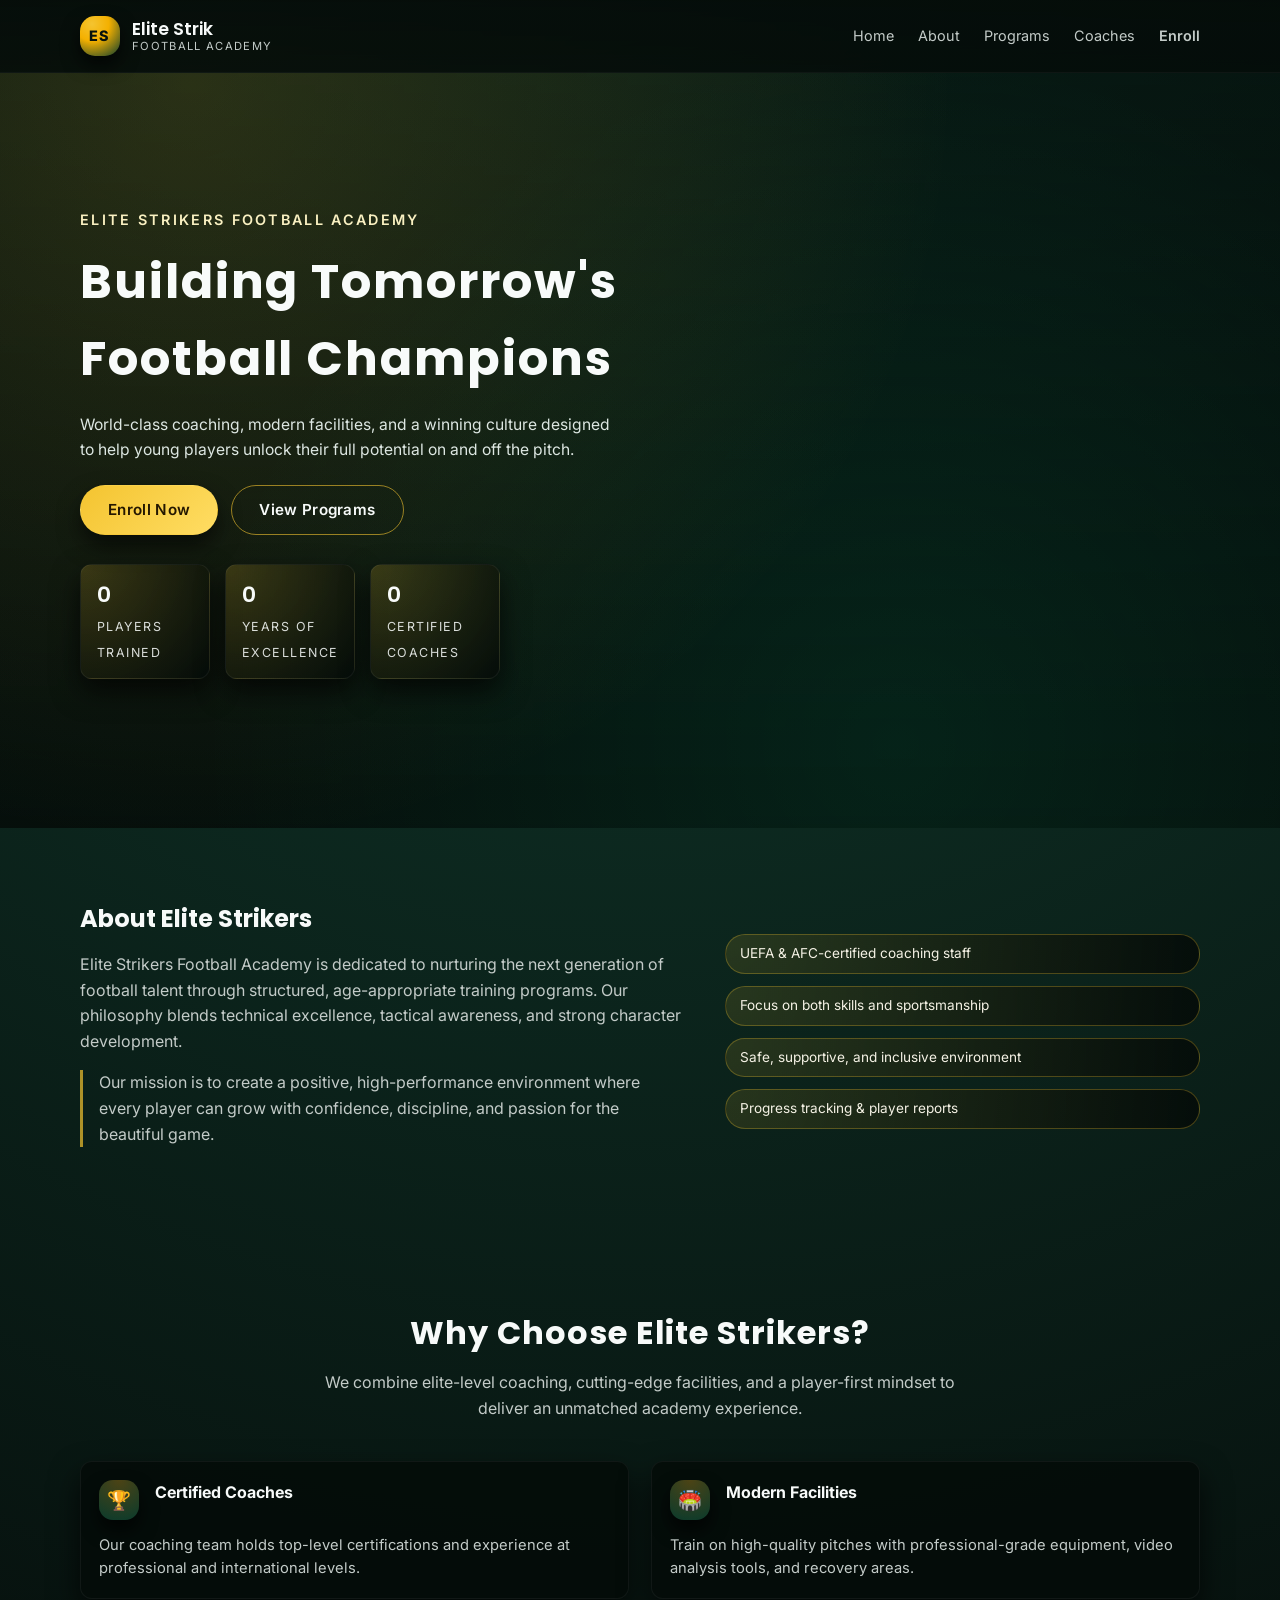
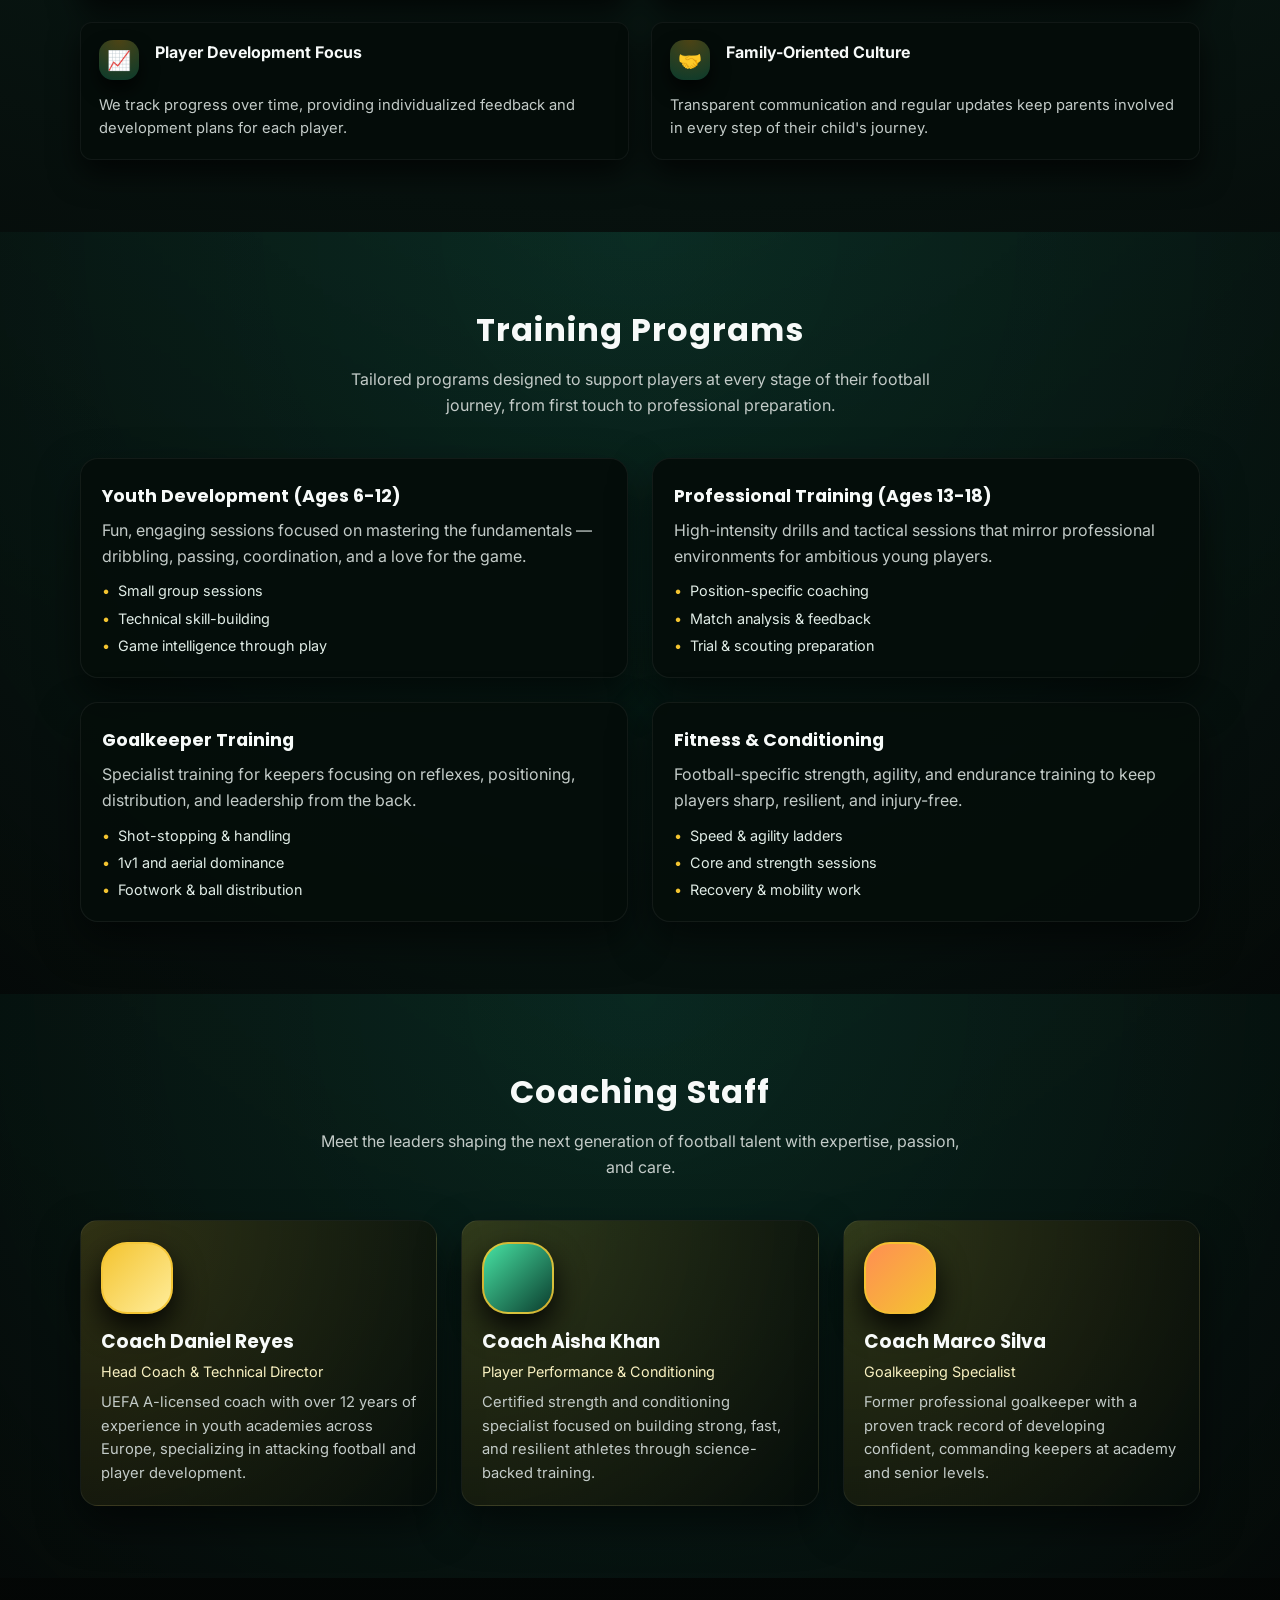
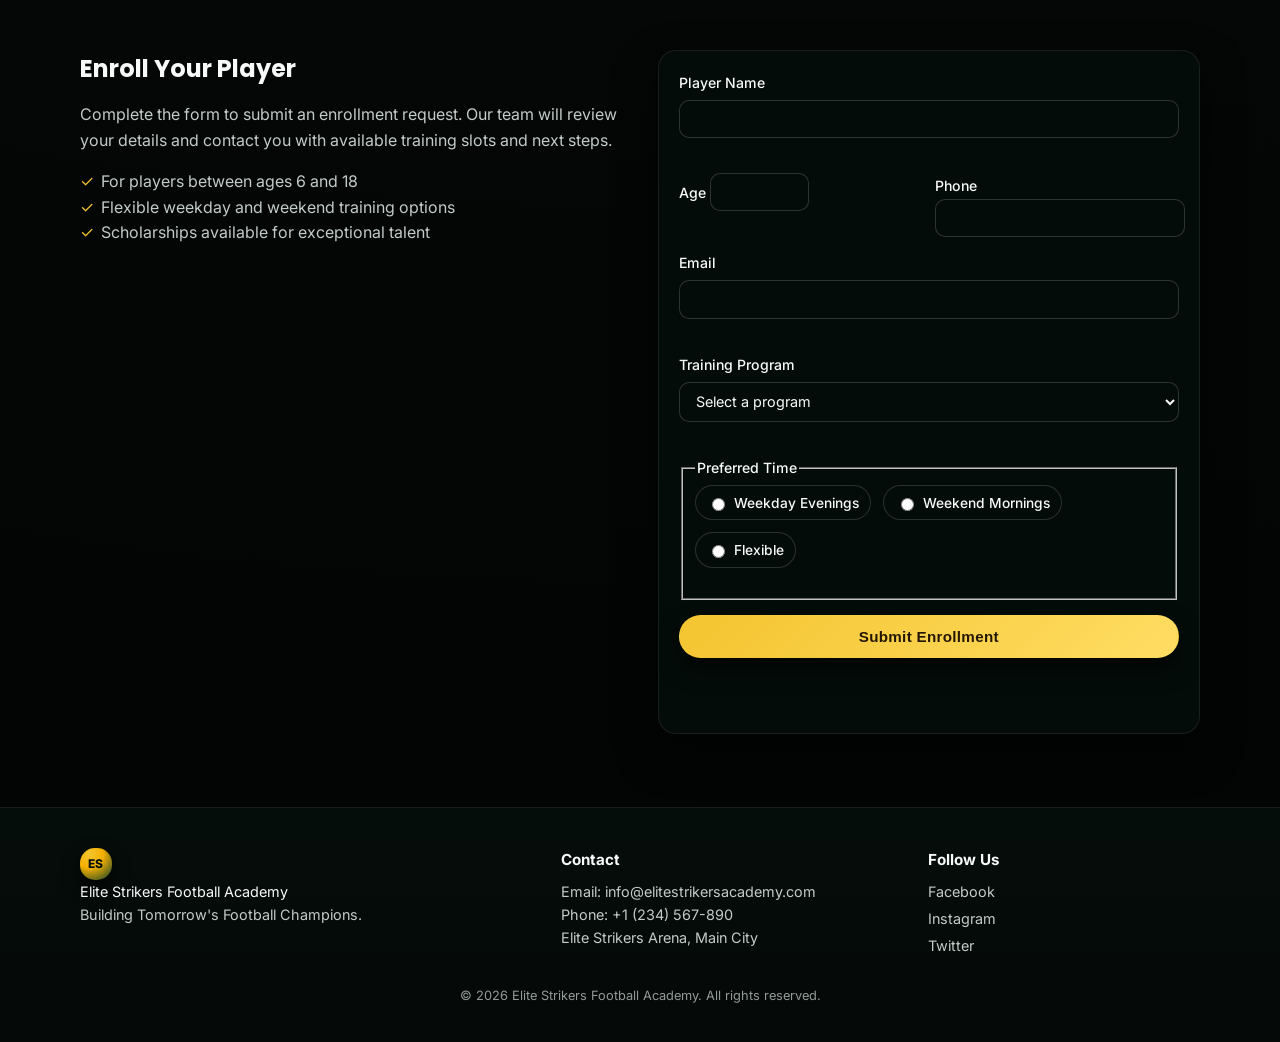
<file: index.html>
<!DOCTYPE html>
<!--
  Elite Strikers Football Academy – One Page Website
  Fixed-scope delivery per project documentation.
  Logo, coach profiles, and full contact details are intentional PLACEHOLDERS.
  Update these after deployment via your chosen platform or CMS; no further development required.
-->
<html lang="en">
  <head>
    <meta charset="UTF-8" />
    <meta http-equiv="X-UA-Compatible" content="IE=edge" />
    <meta name="viewport" content="width=device-width, initial-scale=1.0" />

    <title id="c-meta-title">Elite Strikers Football Academy | Building Tomorrow's Football Champions</title>
    <meta id="c-meta-description" name="description" content="Elite Strikers Football Academy offers professional football training programs for ages 6-18." />
    <meta id="c-meta-keywords" name="keywords" content="football academy, soccer training, youth football, Elite Strikers" />
    <meta name="author" content="Elite Strikers Football Academy" />

    <link rel="icon" type="image/svg+xml" href="favicon.svg" />

    <link rel="preconnect" href="https://fonts.googleapis.com" />
    <link rel="preconnect" href="https://fonts.gstatic.com" crossorigin />
    <link
      href="https://fonts.googleapis.com/css2?family=Inter:wght@300;400;500;600&family=Poppins:wght@500;600;700&display=swap"
      rel="stylesheet"
    />

    <link rel="stylesheet" href="style.css" />
  </head>
  <body>
    <div id="scroll-progress" class="scroll-progress-bar" aria-hidden="true"></div>
    <header class="site-header" id="home">
      <div class="container header-inner">
        <div class="logo" data-editable="logo">
          <span class="logo-mark" id="c-logo-mark">ES</span>
          <span class="logo-text">
            <span class="logo-title" id="c-logo-title">Elite Strikers</span>
            <span class="logo-subtitle" id="c-logo-subtitle">Football Academy</span>
          </span>
        </div>

        <button class="nav-toggle" aria-label="Toggle navigation" aria-expanded="false">
          <span class="nav-toggle-line"></span>
          <span class="nav-toggle-line"></span>
        </button>

        <nav class="main-nav">
          <ul id="c-header-nav"></ul>
        </nav>
      </div>
    </header>

    <main>
      <section class="hero reveal-on-scroll" aria-labelledby="c-hero-title" id="home">
        <div class="hero-overlay"></div>
        <div class="container hero-content">
          <div class="hero-text">
            <p class="hero-kicker" id="c-hero-kicker">Elite Strikers Football Academy</p>
            <h1 id="c-hero-title" aria-labelledby="c-hero-title">Building Tomorrow's Football Champions</h1>
            <p class="hero-subtitle" id="c-hero-subtitle">
              World-class coaching, modern facilities, and a winning culture designed to help young players unlock
              their full potential on and off the pitch.
            </p>
            <div class="hero-actions">
              <a href="#enroll" class="btn btn-primary" id="c-hero-btn-primary">Enroll Now</a>
              <a href="#programs" class="btn btn-outline" id="c-hero-btn-secondary">View Programs</a>
            </div>
            <div class="hero-stats" id="c-hero-stats">
              <div class="stat">
                <span class="stat-number" data-target="250">0</span>
                <span class="stat-label">Players Trained</span>
              </div>
              <div class="stat">
                <span class="stat-number" data-target="7">0</span>
                <span class="stat-label">Years of Excellence</span>
              </div>
              <div class="stat">
                <span class="stat-number" data-target="15">0</span>
                <span class="stat-label">Certified Coaches</span>
              </div>
            </div>
          </div>
        </div>
      </section>

      <section class="section reveal-on-scroll" id="about">
        <div class="container grid-two">
          <div class="section-text">
            <h2 id="c-about-title">About Elite Strikers</h2>
            <p id="c-about-p1">
              Elite Strikers Football Academy is dedicated to nurturing the next generation of football talent through
              structured, age-appropriate training programs. Our philosophy blends technical excellence, tactical
              awareness, and strong character development.
            </p>
            <p class="highlight" id="c-about-p2">
              Our mission is to create a positive, high-performance environment where every player can grow with
              confidence, discipline, and passion for the beautiful game.
            </p>
          </div>
          <div class="about-highlights" id="c-about-pills"></div>
        </div>
      </section>

      <section class="section reveal-on-scroll" id="why-us">
        <div class="container">
          <header class="section-header">
            <h2 id="c-why-title">Why Choose Elite Strikers?</h2>
            <p id="c-why-intro">
              We combine elite-level coaching, cutting-edge facilities, and a player-first mindset to deliver an
              unmatched academy experience.
            </p>
          </header>
          <div class="feature-grid" id="c-why-features"></div>
        </div>
      </section>

      <section class="section section-alt reveal-on-scroll" id="programs">
        <div class="container">
          <header class="section-header">
            <h2 id="c-programs-title">Training Programs</h2>
            <p id="c-programs-intro">
              Tailored programs designed to support players at every stage of their football journey, from first touch
              to professional preparation.
            </p>
          </header>
          <div class="card-grid" id="c-programs-cards"></div>
        </div>
      </section>

      <section class="section section-alt reveal-on-scroll" id="coaches">
        <div class="container">
          <header class="section-header">
            <h2 id="c-coaches-title">Coaching Staff</h2>
            <p id="c-coaches-intro">
              Meet the leaders shaping the next generation of football talent with expertise, passion, and care.
            </p>
          </header>
          <div id="coaches-container" class="coach-grid"></div>
        </div>
      </section>

      <section class="section reveal-on-scroll" id="enroll">
        <div class="container enroll-grid">
          <div class="section-text">
            <h2 id="c-enroll-title">Enroll Your Player</h2>
            <p id="c-enroll-intro">
              Complete the form to submit an enrollment request. Our team will review your details and contact you with
              available training slots and next steps.
            </p>
            <ul class="enroll-list" id="c-enroll-list"></ul>
          </div>

          <div class="enroll-form-wrapper">
            <form id="enrollment-form" class="enroll-form" action="" method="POST" novalidate>
              <div class="form-row">
                <label for="player-name" id="c-form-name-label">Player Name</label>
                <input type="text" id="player-name" name="playerName" required />
                <small class="field-error" data-for="player-name"></small>
              </div>
              <div class="form-row form-row-inline">
                <div>
                  <label for="age" id="c-form-age-label">Age</label>
                  <input type="number" id="age" name="age" min="6" max="18" required />
                  <small class="field-error" data-for="age"></small>
                </div>
                <div>
                  <label for="phone" id="c-form-phone-label">Phone</label>
                  <input type="tel" id="phone" name="phone" required />
                  <small class="field-error" data-for="phone"></small>
                </div>
              </div>
              <div class="form-row">
                <label for="email" id="c-form-email-label">Email</label>
                <input type="email" id="email" name="email" required />
                <small class="field-error" data-for="email"></small>
              </div>
              <div class="form-row">
                <label for="program" id="c-form-program-label">Training Program</label>
                <select id="program" name="program" required>
                  <option value="">Select a program</option>
                </select>
                <small class="field-error" data-for="program"></small>
              </div>
              <fieldset class="form-row">
                <legend id="c-form-time-legend">Preferred Time</legend>
                <div class="radio-group" id="c-form-time-options"></div>
                <small class="field-error" data-for="preferredTime"></small>
              </fieldset>
              <div class="form-row">
                <button type="submit" class="btn btn-primary full-width" id="c-form-submit">Submit Enrollment</button>
              </div>
              <p class="form-message" id="form-message" role="status" aria-live="polite"></p>
            </form>
          </div>
        </div>
      </section>
    </main>

    <footer class="site-footer reveal-on-scroll">
      <div class="container footer-grid">
        <div class="footer-brand">
          <span class="logo-mark logo-mark-sm" id="c-footer-logo-mark">ES</span>
          <p id="c-footer-brand">Elite Strikers Football Academy</p>
          <p class="footer-tagline" id="c-footer-tagline">Building Tomorrow's Football Champions.</p>
        </div>
        <div class="footer-contact">
          <h3 id="c-footer-contact-heading">Contact</h3>
          <p id="contact-email">Email: <a href="mailto:info@example.com">info@example.com</a></p>
          <p id="contact-phone">Phone: <a href="tel:+1234567890">+1 (234) 567-890</a></p>
          <p id="contact-location">Location: Elite Strikers Arena, Main City</p>
        </div>
        <div class="footer-social">
          <h3 id="c-footer-social-heading">Follow Us</h3>
          <ul id="c-footer-social-list"></ul>
        </div>
      </div>
      <div class="footer-bottom">
        <p>&copy; <span id="current-year"></span> <span id="c-footer-copyright">Elite Strikers Football Academy. All rights reserved.</span></p>
      </div>
    </footer>

    <button class="back-to-top" id="back-to-top" type="button" aria-label="Back to top">↑</button>
    <script src="script.js"></script>
  </body>
</html>
</file>
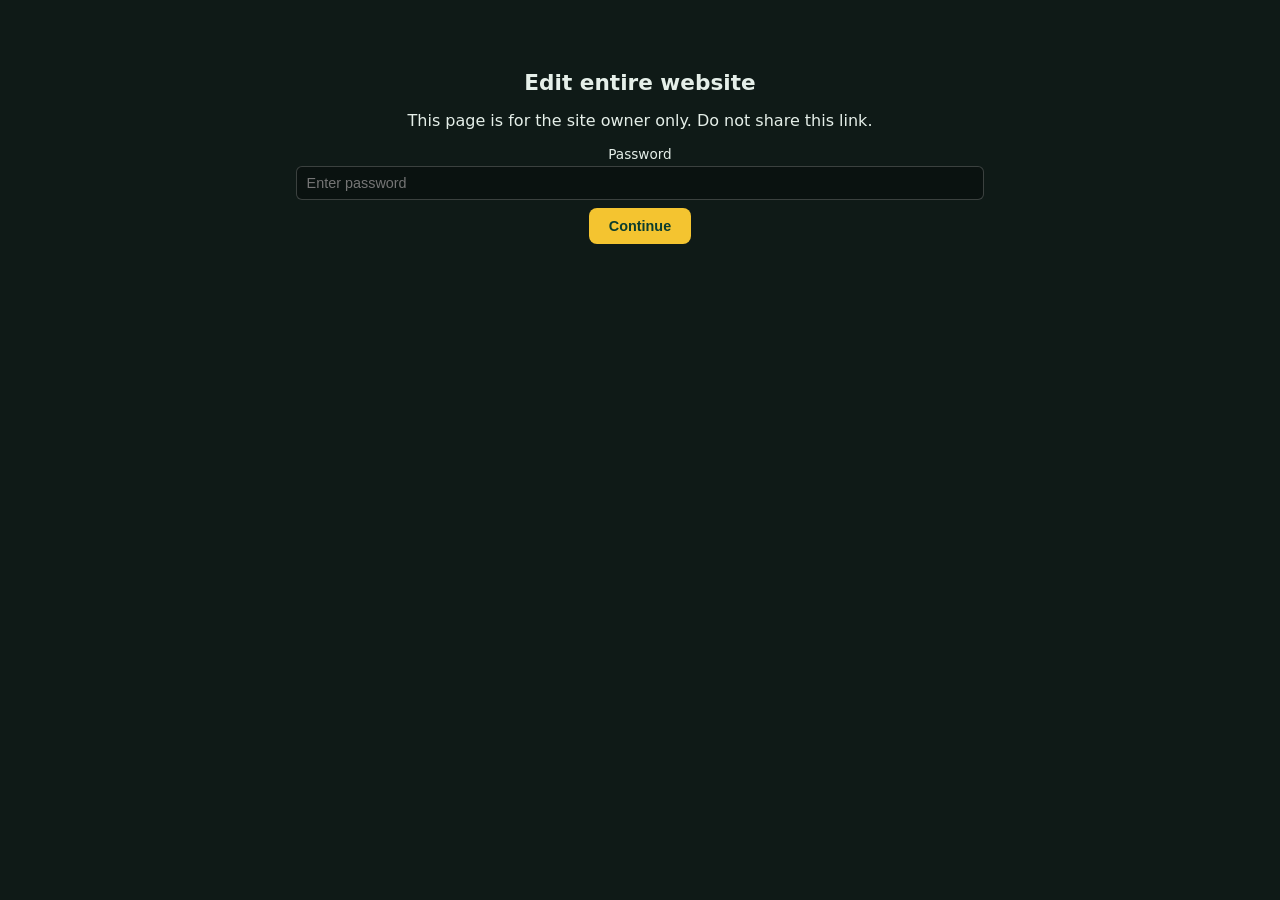
<file: admin.html>
<!DOCTYPE html>
<html lang="en">

<head>
  <meta charset="UTF-8" />
  <meta name="viewport" content="width=device-width, initial-scale=1.0" />
  <title>Edit entire website – Elite Strikers (client only)</title>
  <style>
    * {
      box-sizing: border-box;
    }

    body {
      font-family: system-ui, sans-serif;
      max-width: 800px;
      margin: 0 auto;
      padding: 1.5rem;
      background: #0f1a17;
      color: #e5efe9;
      min-height: 100vh;
    }

    h1 {
      font-size: 1.35rem;
      margin-bottom: 0.5rem;
    }

    .notice {
      background: rgba(244, 196, 48, 0.15);
      border: 1px solid rgba(244, 196, 48, 0.4);
      padding: 0.75rem;
      border-radius: 8px;
      margin-bottom: 1.25rem;
      font-size: 0.9rem;
    }

    .notice strong {
      display: block;
      margin-bottom: 0.25rem;
    }

    .section {
      margin-bottom: 1.75rem;
      padding-bottom: 1.25rem;
      border-bottom: 1px solid rgba(255, 255, 255, 0.1);
    }

    .section h2 {
      font-size: 1rem;
      margin-bottom: 0.6rem;
      color: #f4c430;
    }

    label {
      display: block;
      font-size: 0.85rem;
      margin-top: 0.5rem;
      margin-bottom: 0.2rem;
    }

    input[type="text"],
    input[type="number"],
    input[type="url"],
    input[type="password"],
    textarea {
      width: 100%;
      padding: 0.5rem 0.6rem;
      border-radius: 6px;
      border: 1px solid rgba(255, 255, 255, 0.2);
      background: rgba(0, 0, 0, 0.3);
      color: #fff;
      font-size: 0.9rem;
    }

    textarea {
      min-height: 60px;
      resize: vertical;
    }

    .row {
      display: grid;
      grid-template-columns: 1fr 1fr;
      gap: 0.75rem;
    }

    .block {
      background: rgba(0, 0, 0, 0.25);
      border-radius: 10px;
      padding: 1rem;
      margin-bottom: 0.75rem;
    }

    .block h3 {
      margin: 0 0 0.5rem;
      font-size: 0.95rem;
    }

    button {
      padding: 0.5rem 1rem;
      border-radius: 8px;
      border: none;
      cursor: pointer;
      font-size: 0.9rem;
      font-weight: 600;
    }

    .btn-remove {
      background: rgba(200, 80, 80, 0.8);
      color: #fff;
    }

    .btn-add {
      background: #0b3d2e;
      color: #f4c430;
      margin-bottom: 0.5rem;
    }

    .btn-save {
      background: #f4c430;
      color: #0b3d2e;
      padding: 0.65rem 1.25rem;
      margin-top: 0.5rem;
    }

    #gate {
      text-align: center;
      padding: 2rem;
    }

    #editor {
      display: none;
    }

    #editor.unlocked {
      display: block;
    }

    .save-result {
      margin-top: 0.75rem;
      font-size: 0.85rem;
    }

    .save-result.ok {
      color: #a8f5c2;
    }

    .save-result.err {
      color: #ffb6b6;
    }

    @media (max-width: 600px) {
      .row {
        grid-template-columns: 1fr;
      }
    }
  </style>
</head>

<body>
  <div id="gate">
    <h1>Edit entire website</h1>
    <p>This page is for the site owner only. Do not share this link.</p>
    <label for="admin-password">Password</label>
    <input type="password" id="admin-password" placeholder="Enter password" autocomplete="off" />
    <button type="button" class="btn-save" id="btn-unlock" style="margin-top:0.5rem">Continue</button>
  </div>

  <div id="editor">
    <h1>Edit all website content</h1>
    <div class="notice">
      <strong>Full control</strong>
      Edit every section from top to bottom. When done, click &quot;Save and download content.json&quot;, then upload
      the file to your site (same folder as index.html). Do not link to this page from the public site.
    </div>

    <div class="section">
      <h2>Page title &amp; SEO</h2>
      <label>Page title (browser tab)</label>
      <input type="text" id="meta-pageTitle" />
      <label>Meta description</label>
      <textarea id="meta-metaDescription" rows="2"></textarea>
      <label>Meta keywords (comma-separated)</label>
      <input type="text" id="meta-metaKeywords" />
    </div>

    <div class="section">
      <h2>Header / Logo</h2>
      <div class="row">
        <div><label>Logo mark (e.g. ES)</label><input type="text" id="header-logoMark" /></div>
        <div><label>Logo title</label><input type="text" id="header-logoTitle" /></div>
      </div>
      <label>Logo subtitle</label>
      <input type="text" id="header-logoSubtitle" />
      <label>Nav links (one per line: Label | #anchor)</label>
      <textarea id="header-nav" rows="6" placeholder="Home | #home&#10;About | #about"></textarea>
    </div>

    <div class="section">
      <h2>Hero section</h2>
      <label>Kicker line</label>
      <input type="text" id="hero-kicker" />
      <label>Main title (tagline)</label>
      <input type="text" id="hero-title" />
      <label>Subtitle paragraph</label>
      <textarea id="hero-subtitle" rows="3"></textarea>
      <div class="row">
        <div><label>Primary button text</label><input type="text" id="hero-btnPrimary" /></div>
        <div><label>Secondary button text</label><input type="text" id="hero-btnSecondary" /></div>
      </div>
      <label>Stats (one per line: number,Label)</label>
      <textarea id="hero-stats" rows="4" placeholder="250,Players Trained"></textarea>
    </div>

    <div class="section">
      <h2>About section</h2>
      <label>Section title</label>
      <input type="text" id="about-title" />
      <label>First paragraph</label>
      <textarea id="about-p1" rows="3"></textarea>
      <label>Mission / highlight paragraph</label>
      <textarea id="about-p2" rows="2"></textarea>
      <label>Pills (one per line)</label>
      <textarea id="about-pills" rows="5" placeholder="One highlight per line"></textarea>
    </div>

    <div class="section">
      <h2>Training programs (4 cards)</h2>
      <label>Section title</label>
      <input type="text" id="programs-title" />
      <label>Intro paragraph</label>
      <textarea id="programs-intro" rows="2"></textarea>
      <div id="programs-cards-container"></div>
    </div>

    <div class="section">
      <h2>Why choose us (4 features)</h2>
      <label>Section title</label>
      <input type="text" id="why-title" />
      <label>Intro paragraph</label>
      <textarea id="why-intro" rows="2"></textarea>
      <div id="why-features-container"></div>
    </div>

    <div class="section">
      <h2>Coaching staff</h2>
      <label>Section title</label>
      <input type="text" id="coaches-title" />
      <label>Intro paragraph</label>
      <textarea id="coaches-intro" rows="2"></textarea>
      <button type="button" class="btn-add" id="btn-add-coach">+ Add coach</button>
      <div id="coaches-list"></div>
    </div>

    <div class="section">
      <h2>Enroll section</h2>
      <label>Section title</label>
      <input type="text" id="enroll-title" />
      <label>Intro paragraph</label>
      <textarea id="enroll-intro" rows="2"></textarea>
      <label>Bullet points (one per line)</label>
      <textarea id="enroll-listItems" rows="4"></textarea>
      <h3 style="font-size:0.95rem;margin-top:1rem;">Form labels &amp; options</h3>
      <div class="row">
        <div><label>Player name label</label><input type="text" id="form-playerNameLabel" /></div>
        <div><label>Age label</label><input type="text" id="form-ageLabel" /></div>
      </div>
      <div class="row">
        <div><label>Phone label</label><input type="text" id="form-phoneLabel" /></div>
        <div><label>Email label</label><input type="text" id="form-emailLabel" /></div>
      </div>
      <label>Program dropdown label</label>
      <input type="text" id="form-programLabel" />
      <label>Program placeholder (first option)</label>
      <input type="text" id="form-programPlaceholder" />
      <label>Program options (one per line: value,Label)</label>
      <textarea id="form-programOptions" rows="5"
        placeholder="Youth Development (6-12),Youth Development (Ages 6-12)"></textarea>
      <label>Preferred time legend</label>
      <input type="text" id="form-timeLegend" />
      <label>Time options (one per line: value,Label)</label>
      <textarea id="form-timeOptions" rows="4" placeholder="Weekday Evenings,Weekday Evenings"></textarea>
      <label>Submit button text</label>
      <input type="text" id="form-submitLabel" />
      <label>Formspree endpoint URL</label>
      <input type="url" id="formspreeAction" placeholder="https://formspree.io/f/xxxxx" />
    </div>

    <div class="section">
      <h2>Footer</h2>
      <div class="row">
        <div><label>Logo mark (footer)</label><input type="text" id="footer-logoMark" /></div>
        <div><label>Brand name</label><input type="text" id="footer-brandName" /></div>
      </div>
      <label>Tagline</label>
      <input type="text" id="footer-tagline" />
      <label>Contact heading</label>
      <input type="text" id="footer-contactHeading" />
      <div class="row">
        <div><label>Email</label><input type="text" id="footer-email" /></div>
        <div><label>Phone</label><input type="text" id="footer-phone" /></div>
      </div>
      <label>Location</label>
      <input type="text" id="footer-location" />
      <label>Social heading</label>
      <input type="text" id="footer-socialHeading" />
      <label>Social links (one per line: Label,URL)</label>
      <textarea id="footer-social" rows="4" placeholder="Facebook,https://facebook.com/yourpage"></textarea>
      <label>Copyright text</label>
      <input type="text" id="footer-copyright" />
    </div>

    <button type="button" class="btn-save" id="btn-save">Save and download content.json</button>
    <div id="save-result" class="save-result"></div>
  </div>

  <script>
    var ADMIN_PASSWORD = "elite2024";
    var data = {};

    document.getElementById("btn-unlock").onclick = function () {
      if (document.getElementById("admin-password").value !== ADMIN_PASSWORD) {
        alert("Incorrect password.");
        return;
      }
      document.getElementById("gate").style.display = "none";
      document.getElementById("editor").classList.add("unlocked");
      loadContent();
    };

    function loadContent() {
      fetch("content.json").then(function (r) { return r.json(); }).then(function (json) {
        data = json;
        fillForm();
      }).catch(function () {
        data = getDefaultData();
        fillForm();
      });
    }

    function getDefaultData() {
      return {
        meta: { pageTitle: "", metaDescription: "", metaKeywords: "" },
        header: { logoMark: "ES", logoTitle: "", logoSubtitle: "", nav: [] },
        hero: { kicker: "", title: "", subtitle: "", btnPrimary: "", btnSecondary: "", stats: [] },
        about: { title: "", paragraph1: "", paragraph2: "", pills: [] },
        programs: { title: "", intro: "", cards: [] },
        whyUs: { title: "", intro: "", features: [] },
        coaches: { title: "", intro: "", list: [] },
        enroll: { title: "", intro: "", listItems: [], form: {}, formspreeAction: "" },
        footer: { logoMark: "ES", brandName: "", tagline: "", contactHeading: "", contact: {}, socialHeading: "", social: [], copyrightText: "" }
      };
    }

    function fillForm() {
      var d = data;
      if (d.meta) {
        document.getElementById("meta-pageTitle").value = d.meta.pageTitle || "";
        document.getElementById("meta-metaDescription").value = d.meta.metaDescription || "";
        document.getElementById("meta-metaKeywords").value = d.meta.metaKeywords || "";
      }
      if (d.header) {
        document.getElementById("header-logoMark").value = d.header.logoMark || "";
        document.getElementById("header-logoTitle").value = d.header.logoTitle || "";
        document.getElementById("header-logoSubtitle").value = d.header.logoSubtitle || "";
        document.getElementById("header-nav").value = (d.header.nav || []).map(function (n) { return (n.label || "") + " | " + (n.href || ""); }).join("\n");
      }
      if (d.hero) {
        document.getElementById("hero-kicker").value = d.hero.kicker || "";
        document.getElementById("hero-title").value = d.hero.title || "";
        document.getElementById("hero-subtitle").value = d.hero.subtitle || "";
        document.getElementById("hero-btnPrimary").value = d.hero.btnPrimary || "";
        document.getElementById("hero-btnSecondary").value = d.hero.btnSecondary || "";
        document.getElementById("hero-stats").value = (d.hero.stats || []).map(function (s) { return (s.value || "") + "," + (s.label || ""); }).join("\n");
      }
      if (d.about) {
        document.getElementById("about-title").value = d.about.title || "";
        document.getElementById("about-p1").value = d.about.paragraph1 || "";
        document.getElementById("about-p2").value = d.about.paragraph2 || "";
        document.getElementById("about-pills").value = (d.about.pills || []).join("\n");
      }
      if (d.programs) {
        document.getElementById("programs-title").value = d.programs.title || "";
        document.getElementById("programs-intro").value = d.programs.intro || "";
        renderProgramsCards();
      }
      if (d.whyUs) {
        document.getElementById("why-title").value = d.whyUs.title || "";
        document.getElementById("why-intro").value = d.whyUs.intro || "";
        renderWhyFeatures();
      }
      if (d.coaches) {
        document.getElementById("coaches-title").value = d.coaches.title || "";
        document.getElementById("coaches-intro").value = d.coaches.intro || "";
        renderCoaches();
      }
      if (d.enroll) {
        document.getElementById("enroll-title").value = d.enroll.title || "";
        document.getElementById("enroll-intro").value = d.enroll.intro || "";
        document.getElementById("enroll-listItems").value = (d.enroll.listItems || []).join("\n");
        var f = d.enroll.form || {};
        document.getElementById("form-playerNameLabel").value = f.playerNameLabel || "";
        document.getElementById("form-ageLabel").value = f.ageLabel || "";
        document.getElementById("form-phoneLabel").value = f.phoneLabel || "";
        document.getElementById("form-emailLabel").value = f.emailLabel || "";
        document.getElementById("form-programLabel").value = f.programLabel || "";
        document.getElementById("form-programPlaceholder").value = f.programPlaceholder || "";
        document.getElementById("form-programOptions").value = (f.programOptions || []).map(function (o) { return (o.value || "") + "," + (o.label || ""); }).join("\n");
        document.getElementById("form-timeLegend").value = f.timeLegend || "";
        document.getElementById("form-timeOptions").value = (f.timeOptions || []).map(function (o) { return (o.value || "") + "," + (o.label || ""); }).join("\n");
        document.getElementById("form-submitLabel").value = f.submitLabel || "";
        document.getElementById("formspreeAction").value = d.enroll.formspreeAction || "";
      }
      if (d.footer) {
        document.getElementById("footer-logoMark").value = d.footer.logoMark || "";
        document.getElementById("footer-brandName").value = d.footer.brandName || "";
        document.getElementById("footer-tagline").value = d.footer.tagline || "";
        document.getElementById("footer-contactHeading").value = d.footer.contactHeading || "";
        document.getElementById("footer-email").value = (d.footer.contact || {}).email || "";
        document.getElementById("footer-phone").value = (d.footer.contact || {}).phone || "";
        document.getElementById("footer-location").value = (d.footer.contact || {}).location || "";
        document.getElementById("footer-socialHeading").value = d.footer.socialHeading || "";
        document.getElementById("footer-social").value = (d.footer.social || []).map(function (s) { return (s.label || "") + "," + (s.url || ""); }).join("\n");
        document.getElementById("footer-copyright").value = d.footer.copyrightText || "";
      }
    }

    function renderProgramsCards() {
      var cards = data.programs && data.programs.cards ? data.programs.cards : [];
      while (cards.length < 4) cards.push({ title: "", description: "", items: ["", "", ""] });
      var html = "";
      cards.forEach(function (card, i) {
        html += "<div class=\"block\" data-card-index=\"" + i + "\"><h3>Card " + (i + 1) + "</h3>";
        html += "<label>Title</label><input type=\"text\" class=\"card-title\" value=\"" + escapeAttr(card.title) + "\">";
        html += "<label>Description</label><textarea class=\"card-desc\" rows=\"2\">" + escapeAttr(card.description) + "</textarea>";
        html += "<label>Bullet points (one per line)</label><textarea class=\"card-items\" rows=\"3\">" + (card.items || []).join("\n") + "</textarea></div>";
      });
      document.getElementById("programs-cards-container").innerHTML = html;
    }

    function renderWhyFeatures() {
      var features = data.whyUs && data.whyUs.features ? data.whyUs.features : [];
      while (features.length < 4) features.push({ icon: "", title: "", description: "" });
      var html = "";
      features.forEach(function (f, i) {
        html += "<div class=\"block\" data-feature-index=\"" + i + "\"><h3>Feature " + (i + 1) + "</h3>";
        html += "<label>Icon (emoji or text)</label><input type=\"text\" class=\"feat-icon\" value=\"" + escapeAttr(f.icon) + "\">";
        html += "<label>Title</label><input type=\"text\" class=\"feat-title\" value=\"" + escapeAttr(f.title) + "\">";
        html += "<label>Description</label><textarea class=\"feat-desc\" rows=\"2\">" + escapeAttr(f.description) + "</textarea></div>";
      });
      document.getElementById("why-features-container").innerHTML = html;
    }

    function escapeAttr(s) {
      return String(s || "").replace(/&/g, "&amp;").replace(/"/g, "&quot;").replace(/</g, "&lt;").replace(/>/g, "&gt;");
    }

    function renderCoaches() {
      var list = data.coaches && data.coaches.list ? data.coaches.list : [];
      var html = "";
      list.forEach(function (c, i) {
        html += "<div class=\"block coach-block\" data-i=\"" + i + "\"><h3>Coach " + (i + 1) + "</h3>";
        html += "<label>Name</label><input type=\"text\" class=\"coach-name\" value=\"" + escapeAttr(c.name) + "\">";
        html += "<label>Role</label><input type=\"text\" class=\"coach-role\" value=\"" + escapeAttr(c.role) + "\">";
        html += "<label>Photo URL</label><input type=\"url\" class=\"coach-photo-url\" value=\"" + escapeAttr(c.photoUrl) + "\">";
        html += "<label>Bio</label><textarea class=\"coach-bio\">" + escapeAttr(c.bio) + "</textarea>";
        html += "<button type=\"button\" class=\"btn-remove\" data-i=\"" + i + "\">Remove</button></div>";
      });
      document.getElementById("coaches-list").innerHTML = html;
      document.querySelectorAll(".coach-block .btn-remove").forEach(function (btn) {
        btn.onclick = function () {
          var i = parseInt(btn.getAttribute("data-i"), 10);
          data.coaches.list.splice(i, 1);
          renderCoaches();
        };
      });
    }

    document.getElementById("btn-add-coach").onclick = function () {
      data.coaches = data.coaches || { title: "", intro: "", list: [] };
      data.coaches.list = data.coaches.list || [];
      data.coaches.list.push({ name: "", role: "", bio: "", photoUrl: "" });
      renderCoaches();
    };

    function parseLinePairs(text, separator) {
      return text.split("\n").filter(function (line) { return line.trim(); }).map(function (line) {
        var idx = line.indexOf(separator);
        if (idx < 0) return { a: line.trim(), b: "" };
        return { a: line.substring(0, idx).trim(), b: line.substring(idx + 1).trim() };
      });
    }

    function collectForm() {
      data.meta = {
        pageTitle: document.getElementById("meta-pageTitle").value.trim(),
        metaDescription: document.getElementById("meta-metaDescription").value.trim(),
        metaKeywords: document.getElementById("meta-metaKeywords").value.trim()
      };
      var navLines = document.getElementById("header-nav").value.split("\n").filter(function (l) { return l.trim(); });
      data.header = {
        logoMark: document.getElementById("header-logoMark").value.trim(),
        logoTitle: document.getElementById("header-logoTitle").value.trim(),
        logoSubtitle: document.getElementById("header-logoSubtitle").value.trim(),
        nav: navLines.map(function (line) {
          var i = line.indexOf("|");
          if (i < 0) return { label: line.trim(), href: "#" };
          return { label: line.substring(0, i).trim(), href: line.substring(i + 1).trim() || "#" };
        })
      };
      var statsLines = document.getElementById("hero-stats").value.split("\n").filter(function (l) { return l.trim(); });
      data.hero = {
        kicker: document.getElementById("hero-kicker").value.trim(),
        title: document.getElementById("hero-title").value.trim(),
        subtitle: document.getElementById("hero-subtitle").value.trim(),
        btnPrimary: document.getElementById("hero-btnPrimary").value.trim(),
        btnSecondary: document.getElementById("hero-btnSecondary").value.trim(),
        stats: statsLines.map(function (line) {
          var i = line.indexOf(",");
          if (i < 0) return { value: 0, label: line.trim() };
          return { value: parseInt(line.substring(0, i).trim(), 10) || 0, label: line.substring(i + 1).trim() };
        })
      };
      data.about = {
        title: document.getElementById("about-title").value.trim(),
        paragraph1: document.getElementById("about-p1").value.trim(),
        paragraph2: document.getElementById("about-p2").value.trim(),
        pills: document.getElementById("about-pills").value.split("\n").map(function (l) { return l.trim(); }).filter(Boolean)
      };
      var cardBlocks = document.querySelectorAll("#programs-cards-container .block");
      data.programs = {
        title: document.getElementById("programs-title").value.trim(),
        intro: document.getElementById("programs-intro").value.trim(),
        cards: Array.prototype.map.call(cardBlocks, function (block) {
          var titleEl = block.querySelector(".card-title");
          var descEl = block.querySelector(".card-desc");
          var itemsEl = block.querySelector(".card-items");
          return {
            title: titleEl ? titleEl.value.trim() : "",
            description: descEl ? descEl.value.trim() : "",
            items: itemsEl ? itemsEl.value.split("\n").map(function (l) { return l.trim(); }).filter(Boolean) : []
          };
        })
      };
      var featBlocks = document.querySelectorAll("#why-features-container .block");
      data.whyUs = {
        title: document.getElementById("why-title").value.trim(),
        intro: document.getElementById("why-intro").value.trim(),
        features: Array.prototype.map.call(featBlocks, function (block) {
          var iconEl = block.querySelector(".feat-icon");
          var titleEl = block.querySelector(".feat-title");
          var descEl = block.querySelector(".feat-desc");
          return {
            icon: iconEl ? iconEl.value.trim() : "",
            title: titleEl ? titleEl.value.trim() : "",
            description: descEl ? descEl.value.trim() : ""
          };
        })
      };
      data.coaches = {
        title: document.getElementById("coaches-title").value.trim(),
        intro: document.getElementById("coaches-intro").value.trim(),
        list: []
      };
      document.querySelectorAll(".coach-block").forEach(function (block) {
        var nameEl = block.querySelector(".coach-name");
        var roleEl = block.querySelector(".coach-role");
        var photoEl = block.querySelector(".coach-photo-url");
        var bioEl = block.querySelector(".coach-bio");
        data.coaches.list.push({
          name: nameEl ? nameEl.value.trim() : "",
          role: roleEl ? roleEl.value.trim() : "",
          photoUrl: photoEl ? photoEl.value.trim() : "",
          bio: bioEl ? bioEl.value.trim() : ""
        });
      });
      var progOptLines = document.getElementById("form-programOptions").value.split("\n").filter(Boolean);
      var timeOptLines = document.getElementById("form-timeOptions").value.split("\n").filter(Boolean);
      data.enroll = {
        title: document.getElementById("enroll-title").value.trim(),
        intro: document.getElementById("enroll-intro").value.trim(),
        listItems: document.getElementById("enroll-listItems").value.split("\n").map(function (l) { return l.trim(); }).filter(Boolean),
        form: {
          playerNameLabel: document.getElementById("form-playerNameLabel").value.trim(),
          ageLabel: document.getElementById("form-ageLabel").value.trim(),
          phoneLabel: document.getElementById("form-phoneLabel").value.trim(),
          emailLabel: document.getElementById("form-emailLabel").value.trim(),
          programLabel: document.getElementById("form-programLabel").value.trim(),
          programPlaceholder: document.getElementById("form-programPlaceholder").value.trim(),
          programOptions: progOptLines.map(function (line) {
            var i = line.indexOf(",");
            if (i < 0) return { value: line.trim(), label: line.trim() };
            return { value: line.substring(0, i).trim(), label: line.substring(i + 1).trim() };
          }),
          timeLegend: document.getElementById("form-timeLegend").value.trim(),
          timeOptions: timeOptLines.map(function (line) {
            var i = line.indexOf(",");
            if (i < 0) return { value: line.trim(), label: line.trim() };
            return { value: line.substring(0, i).trim(), label: line.substring(i + 1).trim() };
          }),
          submitLabel: document.getElementById("form-submitLabel").value.trim()
        },
        formspreeAction: document.getElementById("formspreeAction").value.trim()
      };
      var socialLines = document.getElementById("footer-social").value.split("\n").filter(Boolean);
      data.footer = {
        logoMark: document.getElementById("footer-logoMark").value.trim(),
        brandName: document.getElementById("footer-brandName").value.trim(),
        tagline: document.getElementById("footer-tagline").value.trim(),
        contactHeading: document.getElementById("footer-contactHeading").value.trim(),
        contact: {
          email: document.getElementById("footer-email").value.trim(),
          phone: document.getElementById("footer-phone").value.trim(),
          location: document.getElementById("footer-location").value.trim()
        },
        socialHeading: document.getElementById("footer-socialHeading").value.trim(),
        social: socialLines.map(function (line) {
          var i = line.indexOf(",");
          if (i < 0) return { label: line.trim(), url: "", ariaLabel: "Visit our " + line.trim() };
          var label = line.substring(0, i).trim();
          var url = line.substring(i + 1).trim();
          return { label: label, url: url, ariaLabel: "Visit our " + label };
        }),
        copyrightText: document.getElementById("footer-copyright").value.trim()
      };
    }

    document.getElementById("btn-save").onclick = function () {
      collectForm();
      var json = JSON.stringify(data, null, 2);
      var blob = new Blob([json], { type: "application/json" });
      var a = document.createElement("a");
      a.href = URL.createObjectURL(blob);
      a.download = "content.json";
      a.click();
      URL.revokeObjectURL(a.href);
      document.getElementById("save-result").className = "save-result ok";
      document.getElementById("save-result").textContent = "Downloaded content.json. Upload it to your site (same folder as index.html) to publish your changes.";
    };
  </script>
</body>

</html>
</file>
<file: style.css>
/*
  Elite Strikers Football Academy
  Global Styles
  - Primary: #0B3D2E
  - Accent:  #F4C430
  - Fonts:   Poppins (headings), Inter (body)
*/

:root {
  --color-primary: #0b3d2e;
  --color-primary-dark: #06251c;
  --color-accent: #f4c430;
  --color-bg: #050908;
  --color-surface: #0f1a17;
  --color-surface-alt: #0b2520;
  --color-border-subtle: rgba(255, 255, 255, 0.06);
  --color-text: #f7faf9;
  --color-text-muted: #c3cbc8;
  --shadow-soft: 0 18px 40px rgba(0, 0, 0, 0.55);
  --radius-lg: 18px;
  --radius-md: 12px;
  --radius-pill: 999px;
  --header-height: 72px;
  --transition-fast: 0.18s ease-out;
  --transition-med: 0.24s ease-out;
}

*,
*::before,
*::after {
  box-sizing: border-box;
}

html {
  scroll-behavior: smooth;
}

body {
  margin: 0;
  min-height: 100vh;
  font-family: "Inter", system-ui, -apple-system, BlinkMacSystemFont, "Segoe UI", sans-serif;
  color: var(--color-text);
  background: radial-gradient(circle at top, #113c2e 0, #050908 50%, #020403 100%);
  line-height: 1.6;
}

img {
  max-width: 100%;
  display: block;
}

a {
  color: inherit;
  text-decoration: none;
}

main {
  overflow: hidden;
}

.container {
  width: min(1120px, 100% - 2.4rem);
  margin-inline: auto;
}

.section {
  padding: 4.5rem 0;
}

main section[id] {
  scroll-margin-top: calc(var(--header-height) + 16px);
}

.section-alt {
  background: radial-gradient(circle at top, rgba(17, 76, 61, 0.4), rgba(5, 9, 8, 0.9)),
    linear-gradient(to bottom, rgba(11, 61, 46, 0.18), rgba(4, 13, 10, 0.96));
}

.section-header {
  text-align: center;
  margin-bottom: 2.5rem;
}

.section-header h2 {
  margin: 0 0 0.75rem;
  font-family: "Poppins", system-ui, -apple-system, BlinkMacSystemFont, "Segoe UI", sans-serif;
  font-size: clamp(1.6rem, 1.2rem + 1vw, 2rem);
  letter-spacing: 0.03em;
}

.section-header p {
  margin: 0;
  max-width: 640px;
  margin-inline: auto;
  color: var(--color-text-muted);
}

.btn {
  display: inline-flex;
  align-items: center;
  justify-content: center;
  padding: 0.75rem 1.7rem;
  border-radius: var(--radius-pill);
  border: 1px solid transparent;
  font-weight: 600;
  font-size: 0.95rem;
  letter-spacing: 0.02em;
  cursor: pointer;
  transition: transform var(--transition-fast), box-shadow var(--transition-fast),
    background-color var(--transition-fast), border-color var(--transition-fast), color var(--transition-fast);
  white-space: nowrap;
}

.btn-primary {
  background: linear-gradient(135deg, var(--color-accent), #ffdd63);
  color: #241700;
  box-shadow: 0 0.7rem 1.4rem rgba(0, 0, 0, 0.6);
}

.btn-primary:hover {
  transform: translateY(-1px) scale(1.02);
  box-shadow: 0 1rem 2rem rgba(0, 0, 0, 0.85);
}

.btn-outline {
  background: transparent;
  border-color: rgba(244, 196, 48, 0.6);
  color: var(--color-text);
}

.btn-outline:hover {
  background: rgba(244, 196, 48, 0.1);
  border-color: var(--color-accent);
}

.btn.full-width {
  width: 100%;
}

.highlight {
  border-left: 3px solid rgba(244, 196, 48, 0.7);
  padding-left: 1rem;
  color: #e5efe9;
}

.grid-two {
  display: grid;
  gap: 2.5rem;
}

.reveal-on-scroll {
  opacity: 0;
  transform: translateY(24px);
  transition: opacity 0.6s ease-out, transform 0.6s ease-out;
  will-change: opacity, transform;
}

.reveal-on-scroll.is-visible {
  opacity: 1;
  transform: translateY(0);
}

.site-header {
  position: fixed;
  top: 0;
  left: 0;
  right: 0;
  z-index: 20;
  backdrop-filter: blur(14px);
  background: linear-gradient(to bottom, rgba(5, 13, 10, 0.96), rgba(5, 13, 10, 0.9));
  border-bottom: 1px solid rgba(255, 255, 255, 0.04);
}

.header-inner {
  height: var(--header-height);
  display: flex;
  align-items: center;
  justify-content: space-between;
  gap: 1.5rem;
}

.logo {
  display: flex;
  align-items: center;
  gap: 0.75rem;
}

.logo-mark {
  width: 40px;
  height: 40px;
  border-radius: 15px;
  background: radial-gradient(circle at 30% 20%, #f4c430, #f4b000 40%, #0b3d2e 100%);
  display: inline-flex;
  align-items: center;
  justify-content: center;
  font-weight: 800;
  font-size: 0.9rem;
  letter-spacing: 0.08em;
  color: #06120e;
  box-shadow: 0 9px 18px rgba(0, 0, 0, 0.7);
}

.logo-mark-sm {
  width: 32px;
  height: 32px;
  font-size: 0.75rem;
}

.logo-text {
  display: flex;
  flex-direction: column;
  line-height: 1.15;
}

.logo-title {
  font-family: "Poppins", system-ui, -apple-system, BlinkMacSystemFont, "Segoe UI", sans-serif;
  font-size: 1.1rem;
  font-weight: 600;
}

.logo-subtitle {
  font-size: 0.7rem;
  letter-spacing: 0.12em;
  text-transform: uppercase;
  color: var(--color-text-muted);
}

.main-nav ul {
  list-style: none;
  display: flex;
  gap: 1.5rem;
  margin: 0;
  padding: 0;
}

.main-nav a {
  font-size: 0.9rem;
  color: var(--color-text-muted);
  padding-bottom: 0.25rem;
  border-bottom: 2px solid transparent;
  transition: color var(--transition-fast), border-color var(--transition-fast), transform var(--transition-fast);
}

.main-nav a:hover {
  color: #ffffff;
  border-color: rgba(244, 196, 48, 0.7);
  transform: translateY(-1px);
}

.main-nav a.active {
  color: #ffffff;
  border-color: rgba(244, 196, 48, 0.9);
}

.scroll-progress-bar {
  position: fixed;
  top: 0;
  left: 0;
  height: 3px;
  width: 0;
  background: linear-gradient(90deg, var(--color-accent), #ffdd63);
  z-index: 30;
  pointer-events: none;
  transform-origin: left center;
}

.nav-cta {
  color: #fce6a0;
  font-weight: 600;
}

.nav-toggle {
  display: inline-flex;
  flex-direction: column;
  justify-content: center;
  gap: 0.25rem;
  width: 42px;
  height: 42px;
  border-radius: 999px;
  border: 1px solid rgba(255, 255, 255, 0.14);
  background: radial-gradient(circle at top, rgba(244, 196, 48, 0.12), rgba(11, 61, 46, 0.9));
  padding: 0 0.65rem;
  cursor: pointer;
  transition: background-color var(--transition-fast), transform var(--transition-fast), box-shadow var(--transition-fast);
}

.nav-toggle-line {
  width: 100%;
  height: 2px;
  border-radius: 999px;
  background-color: #f9f3d0;
  transition: transform var(--transition-fast), opacity var(--transition-fast), translate var(--transition-fast);
}

.nav-toggle[aria-expanded="true"] .nav-toggle-line:nth-child(1) {
  transform: translateY(3px) rotate(45deg);
}

.nav-toggle[aria-expanded="true"] .nav-toggle-line:nth-child(2) {
  transform: translateY(-3px) rotate(-45deg);
}

.nav-toggle:hover {
  transform: translateY(-1px);
  box-shadow: 0 0.8rem 1.5rem rgba(0, 0, 0, 0.75);
}

@media (max-width: 768px) {
  .main-nav {
    position: fixed;
    inset: var(--header-height) 0 auto;
    background: linear-gradient(to bottom, #050d0a, rgba(5, 13, 10, 0.98));
    border-bottom: 1px solid rgba(255, 255, 255, 0.04);
    transform: translateY(-120%);
    opacity: 0;
    pointer-events: none;
    transition: transform var(--transition-med), opacity var(--transition-med);
  }

  .main-nav.open {
    transform: translateY(0);
    opacity: 1;
    pointer-events: auto;
  }

  .main-nav ul {
    flex-direction: column;
    padding: 0.75rem 1.2rem 1.2rem;
  }

  .main-nav a {
    padding-block: 0.4rem;
  }
}

@media (min-width: 769px) {
  .nav-toggle {
    display: none;
  }
}

.hero {
  position: relative;
  min-height: calc(100vh - var(--header-height));
  padding-top: calc(var(--header-height) + 2.2rem);
  padding-bottom: 3.5rem;
  display: flex;
  align-items: center;
  color: #f8fbfa;
  /* Hero background: placeholder image; replace URL with final asset after deployment */
  background-image: linear-gradient(
      140deg,
      rgba(5, 13, 10, 0.95),
      rgba(5, 13, 10, 0.92) 32%,
      rgba(5, 13, 10, 0.5) 55%,
      rgba(11, 61, 46, 0.9) 100%
    ),
    radial-gradient(circle at 15% 20%, rgba(244, 196, 48, 0.1), transparent 60%),
    radial-gradient(circle at 80% 80%, rgba(0, 255, 170, 0.08), transparent 60%),
    url("https://images.pexels.com/photos/114296/pexels-photo-114296.jpeg?auto=compress&cs=tinysrgb&w=1600")
      center/cover no-repeat;
  background-attachment: fixed;
}

.hero-overlay {
  position: absolute;
  inset: 0;
  background: radial-gradient(circle at 15% 10%, rgba(244, 196, 48, 0.15), transparent 58%),
    radial-gradient(circle at 70% 90%, rgba(0, 255, 170, 0.08), transparent 60%),
    linear-gradient(to bottom, rgba(0, 0, 0, 0.5), rgba(5, 13, 10, 0.9));
  mix-blend-mode: soft-light;
  pointer-events: none;
}

.hero-content {
  position: relative;
}

.hero-text {
  max-width: 620px;
}

.hero-kicker {
  margin: 0 0 0.8rem;
  font-size: 0.9rem;
  letter-spacing: 0.16em;
  text-transform: uppercase;
  color: #f9f0c1;
  font-weight: 600;
}

.hero h1 {
  margin: 0 0 0.9rem;
  font-family: "Poppins", system-ui, -apple-system, BlinkMacSystemFont, "Segoe UI", sans-serif;
  font-size: clamp(2rem, 1.7rem + 2vw, 3rem);
  letter-spacing: 0.04em;
}

.hero-subtitle {
  margin: 0 0 1.4rem;
  color: #dde7e2;
  font-size: 0.98rem;
  max-width: 540px;
}

.hero-actions {
  display: flex;
  flex-wrap: wrap;
  gap: 0.8rem;
  margin-bottom: 1.8rem;
}

.hero-stats {
  display: grid;
  grid-template-columns: repeat(3, minmax(0, 1fr));
  gap: 0.9rem;
  max-width: 420px;
}

.stat {
  padding: 0.85rem 1rem;
  border-radius: var(--radius-md);
  background: radial-gradient(circle at top left, rgba(244, 196, 48, 0.18), rgba(5, 13, 10, 0.98));
  border: 1px solid rgba(255, 255, 255, 0.06);
  box-shadow: 0 12px 28px rgba(0, 0, 0, 0.7);
}

.stat-number {
  display: block;
  font-family: "Poppins", system-ui, -apple-system, BlinkMacSystemFont, "Segoe UI", sans-serif;
  font-size: 1.35rem;
  font-weight: 600;
}

.stat-label {
  font-size: 0.78rem;
  text-transform: uppercase;
  letter-spacing: 0.12em;
  color: rgba(249, 253, 252, 0.86);
}

.section-text h2 {
  font-family: "Poppins", system-ui, -apple-system, BlinkMacSystemFont, "Segoe UI", sans-serif;
  font-size: 1.5rem;
  margin: 0 0 0.85rem;
}

.section-text p {
  margin-top: 0;
  color: var(--color-text-muted);
}

.about-highlights {
  display: grid;
  gap: 0.75rem;
}

.pill {
  border-radius: var(--radius-pill);
  padding: 0.5rem 0.9rem;
  border: 1px solid rgba(244, 196, 48, 0.28);
  background: radial-gradient(circle at top left, rgba(244, 196, 48, 0.12), rgba(5, 13, 10, 0.96));
  font-size: 0.85rem;
  color: #f5f2e5;
}

.card-grid {
  display: grid;
  gap: 1.5rem;
}

.card {
  background: rgba(5, 13, 10, 0.94);
  border-radius: var(--radius-lg);
  padding: 1.4rem 1.3rem 1.3rem;
  border: 1px solid rgba(255, 255, 255, 0.06);
  box-shadow: var(--shadow-soft);
  transition: transform var(--transition-med), box-shadow var(--transition-med), border-color var(--transition-med),
    background-color var(--transition-med);
}

.card:hover {
  transform: translateY(-4px);
  box-shadow: 0 18px 38px rgba(0, 0, 0, 0.9);
  border-color: rgba(244, 196, 48, 0.5);
  background-color: rgba(5, 15, 11, 0.98);
}

.card h3 {
  margin: 0 0 0.5rem;
  font-family: "Poppins", system-ui, -apple-system, BlinkMacSystemFont, "Segoe UI", sans-serif;
  font-size: 1.1rem;
}

.card p {
  margin: 0 0 0.65rem;
  color: var(--color-text-muted);
}

.card ul {
  list-style: none;
  padding: 0;
  margin: 0;
  font-size: 0.9rem;
  color: #e0ece6;
}

.card ul li::before {
  content: "•";
  color: var(--color-accent);
  margin-right: 0.5rem;
}

.card ul li + li {
  margin-top: 0.25rem;
}

.feature-grid {
  display: grid;
  gap: 1.4rem;
}

.feature {
  display: grid;
  grid-template-columns: auto 1fr;
  gap: 0.85rem 1rem;
  align-items: flex-start;
  padding: 1.1rem 1.1rem;
  border-radius: var(--radius-md);
  background: rgba(5, 13, 10, 0.96);
  border: 1px solid rgba(255, 255, 255, 0.05);
  box-shadow: 0 14px 30px rgba(0, 0, 0, 0.7);
}

.feature-icon {
  width: 40px;
  height: 40px;
  border-radius: 14px;
  display: inline-flex;
  align-items: center;
  justify-content: center;
  font-size: 1.2rem;
  background: radial-gradient(circle at top, rgba(244, 196, 48, 0.3), rgba(11, 61, 46, 0.95));
  box-shadow: 0 10px 18px rgba(0, 0, 0, 0.7);
}

.feature h3 {
  margin: 0;
  font-size: 1rem;
}

.feature p {
  grid-column: 1 / -1;
  margin: 0;
  color: var(--color-text-muted);
  font-size: 0.92rem;
}

.coach-grid {
  display: grid;
  gap: 1.5rem;
}

.coach-card {
  text-align: left;
  padding: 1.3rem 1.25rem 1.25rem;
  border-radius: var(--radius-lg);
  border: 1px solid rgba(255, 255, 255, 0.06);
  background: radial-gradient(circle at top left, rgba(244, 196, 48, 0.18), rgba(5, 13, 10, 0.96));
  box-shadow: var(--shadow-soft);
}

.coach-photo {
  width: 72px;
  height: 72px;
  border-radius: 26px;
  margin-bottom: 0.8rem;
  background-size: cover;
  background-position: center;
  border: 2px solid rgba(244, 196, 48, 0.85);
  box-shadow: 0 14px 30px rgba(0, 0, 0, 0.9);
  overflow: hidden;
}

.coach-photo img {
  width: 100%;
  height: 100%;
  object-fit: cover;
  display: block;
  border-radius: inherit;
}

.coach-photo-1 {
  background-image: linear-gradient(135deg, #f4c430, #ffed9b);
}

.coach-photo-2 {
  background-image: linear-gradient(135deg, #47e2a3, #0b3d2e);
}

.coach-photo-3 {
  background-image: linear-gradient(135deg, #ff8e53, #f4c430);
}

.coach-card h3 {
  margin: 0 0 0.2rem;
  font-family: "Poppins", system-ui, -apple-system, BlinkMacSystemFont, "Segoe UI", sans-serif;
}

.coach-role {
  margin: 0 0 0.5rem;
  font-size: 0.9rem;
  color: #f8f0c0;
}

.coach-bio {
  margin: 0;
  color: var(--color-text-muted);
  font-size: 0.92rem;
}

.enroll-grid {
  display: grid;
  gap: 2.2rem;
  align-items: flex-start;
}

.enroll-list {
  list-style: none;
  padding: 0;
  margin: 1rem 0 0;
  color: var(--color-text-muted);
}

.enroll-list li::before {
  content: "✓";
  color: var(--color-accent);
  margin-right: 0.45rem;
}

.enroll-form-wrapper {
  background: rgba(5, 13, 10, 0.96);
  border-radius: var(--radius-lg);
  padding: 1.3rem 1.25rem 1.4rem;
  border: 1px solid rgba(255, 255, 255, 0.08);
  box-shadow: var(--shadow-soft);
}

.enroll-form {
  display: flex;
  flex-direction: column;
  gap: 0.95rem;
}

.form-row {
  display: flex;
  flex-direction: column;
  gap: 0.35rem;
}

.form-row-inline {
  display: grid;
  grid-template-columns: repeat(2, minmax(0, 1fr));
  gap: 0.75rem;
}

label,
legend {
  font-size: 0.88rem;
  font-weight: 500;
}

input,
select {
  border-radius: 10px;
  border: 1px solid rgba(255, 255, 255, 0.16);
  padding: 0.6rem 0.75rem;
  background: rgba(5, 13, 10, 0.95);
  color: var(--color-text);
  font-family: inherit;
  font-size: 0.9rem;
  outline: none;
  transition: border-color var(--transition-fast), box-shadow var(--transition-fast), background-color var(--transition-fast);
}

input::placeholder {
  color: rgba(195, 203, 200, 0.7);
}

input:focus,
select:focus {
  border-color: rgba(244, 196, 48, 0.9);
  box-shadow: 0 0 0 1px rgba(244, 196, 48, 0.4);
  background-color: rgba(5, 15, 12, 0.98);
}

.radio-group {
  display: flex;
  flex-wrap: wrap;
  gap: 0.75rem;
}

.radio-group label {
  display: inline-flex;
  align-items: center;
  gap: 0.4rem;
  font-size: 0.86rem;
  padding: 0.35rem 0.7rem;
  border-radius: 999px;
  border: 1px solid rgba(255, 255, 255, 0.15);
  cursor: pointer;
  background: rgba(5, 13, 10, 0.96);
  transition: border-color var(--transition-fast), background-color var(--transition-fast), color var(--transition-fast);
}

.radio-group input[type="radio"] {
  accent-color: var(--color-accent);
}

.field-error {
  min-height: 0.9rem;
  font-size: 0.8rem;
  color: #ffb3b3;
}

.form-message {
  min-height: 1.1rem;
  font-size: 0.86rem;
  margin-top: 0.4rem;
}

.form-message.success {
  color: #a8f5c2;
}

.form-message.error {
  color: #ffb6b6;
}

.input-invalid {
  border-color: rgba(255, 116, 116, 0.9);
}

.site-footer {
  padding: 2.5rem 0 1.4rem;
  border-top: 1px solid rgba(255, 255, 255, 0.08);
  background: linear-gradient(to top, #050908, #050d0a);
  font-size: 0.9rem;
}

.footer-grid {
  display: grid;
  gap: 1.7rem;
  align-items: flex-start;
}

.footer-brand p {
  margin: 0;
}

.footer-tagline {
  margin-top: 0.25rem;
  color: var(--color-text-muted);
}

.footer-contact h3,
.footer-social h3 {
  margin: 0 0 0.5rem;
  font-size: 0.95rem;
}

.footer-contact p,
.footer-social ul {
  margin: 0;
  color: var(--color-text-muted);
}

.footer-social ul {
  list-style: none;
  padding: 0;
}

.footer-social li + li {
  margin-top: 0.25rem;
}

.footer-social a::after {
  content: "";
  position: absolute;
  left: 0;
  bottom: -2px;
  width: 0;
  height: 1px;
  background-color: var(--color-accent);
  transition: width var(--transition-fast);
}

.footer-social a {
  position: relative;
}

.footer-social a:hover::after {
  width: 100%;
}

.footer-bottom {
  margin-top: 1.8rem;
  text-align: center;
  color: rgba(195, 203, 200, 0.75);
  font-size: 0.8rem;
}

.back-to-top {
  position: fixed;
  right: 1.3rem;
  bottom: 1.4rem;
  width: 44px;
  height: 44px;
  border-radius: 999px;
  border: 1px solid rgba(255, 255, 255, 0.14);
  background: radial-gradient(circle at top, rgba(244, 196, 48, 0.18), rgba(11, 61, 46, 0.98));
  color: #fdf6cf;
  display: inline-flex;
  align-items: center;
  justify-content: center;
  font-size: 1.1rem;
  cursor: pointer;
  box-shadow: 0 12px 30px rgba(0, 0, 0, 0.75);
  opacity: 0;
  transform: translateY(16px);
  pointer-events: none;
  transition: opacity var(--transition-med), transform var(--transition-med), box-shadow var(--transition-med),
    background-color var(--transition-med), border-color var(--transition-med);
  z-index: 25;
}

.back-to-top.visible {
  opacity: 1;
  transform: translateY(0);
  pointer-events: auto;
}

.back-to-top:hover {
  box-shadow: 0 16px 40px rgba(0, 0, 0, 0.9);
  border-color: rgba(244, 196, 48, 0.7);
}

@media (min-width: 640px) {
  .card-grid {
    grid-template-columns: repeat(2, minmax(0, 1fr));
  }

  .feature-grid {
    grid-template-columns: repeat(2, minmax(0, 1fr));
  }

  .coach-grid {
    grid-template-columns: repeat(3, minmax(0, 1fr));
  }

  .footer-grid {
    grid-template-columns: 2fr 1.5fr 1.2fr;
  }
}

@media (min-width: 768px) {
  .hero {
    padding-top: calc(var(--header-height) + 3.4rem);
    padding-bottom: 4.2rem;
  }

  .grid-two {
    grid-template-columns: minmax(0, 1.4fr) minmax(0, 1.1fr);
    align-items: center;
  }

  .enroll-grid {
    grid-template-columns: minmax(0, 1.1fr) minmax(0, 1.1fr);
  }
}

@media (max-width: 480px) {
  .hero {
    background-attachment: scroll;
  }

  .hero-stats {
    grid-template-columns: repeat(2, minmax(0, 1fr));
  }

  .form-row-inline {
    grid-template-columns: minmax(0, 1fr);
  }
}
</file>
